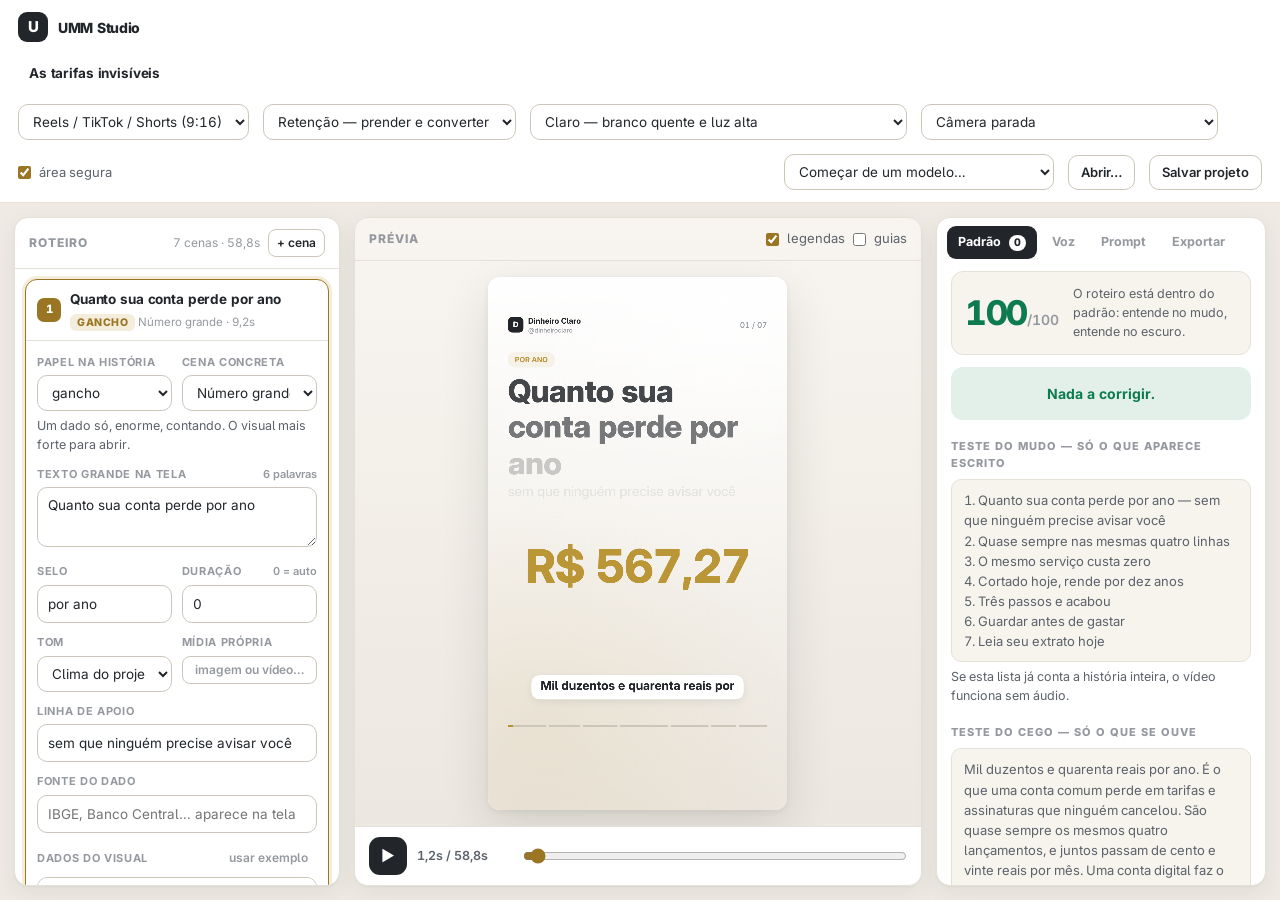
<file: criador-de-video/index.html>
<!DOCTYPE html>
<html lang="pt-BR">
<head>
<meta charset="UTF-8"/>
<meta name="viewport" content="width=device-width,initial-scale=1"/>
<title>UMM Studio — criador de vídeos fintech</title>
<meta name="description" content="Criador de vídeos verticais faceless com estética fintech clara: texto grande em português, cenas concretas e narração gratuita."/>
<link rel="preconnect" href="https://fonts.googleapis.com"/>
<link rel="preconnect" href="https://fonts.gstatic.com" crossorigin/>
<link href="https://fonts.googleapis.com/css2?family=Inter:wght@400;500;600;700;800&display=swap" rel="stylesheet"/>
<link rel="stylesheet" href="estilo.css"/>
</head>
<body>

<div class="app">

  <header class="topo">
    <div class="marca"><span class="selo">U</span> UMM Studio</div>
    <input class="titulo-projeto" id="titulo-projeto" type="text" value="Novo vídeo" aria-label="Título do projeto"/>
    <select id="formato" style="width:auto" aria-label="Formato"></select>
    <select id="modo" style="width:auto" aria-label="Modo do vídeo"></select>
    <select id="clima" style="width:auto" aria-label="Clima visual"></select>
    <select id="camera" style="width:auto" aria-label="Câmera"></select>
    <label class="opcao-linha" style="margin:0" title="Reserva as áreas que o Instagram cobre com a própria interface">
      <input type="checkbox" id="area-segura" checked/> área segura
    </label>
    <div class="espaco"></div>
    <select id="modelos" style="width:auto" aria-label="Modelos de roteiro"></select>
    <button class="btn" id="btn-abrir">Abrir…</button>
    <button class="btn" id="btn-salvar">Salvar projeto</button>
    <input type="file" id="arquivo-projeto" accept="application/json" hidden/>
  </header>

  <main class="grade">

    <!-- ------------------- ROTEIRO ------------------- -->
    <section class="painel">
      <header>
        <h2>Roteiro</h2>
        <div class="espaco"></div>
        <span id="resumo-roteiro" style="font-size:12px;color:var(--tinta3)"></span>
        <button class="btn mini" id="btn-add-cena">+ cena</button>
      </header>
      <div class="rolagem"><div class="lista-cenas" id="lista-cenas"></div></div>
    </section>

    <!-- ------------------- PALCO ------------------- -->
    <section class="painel palco">
      <header>
        <h2>Prévia</h2>
        <div class="espaco"></div>
        <label class="opcao-linha" style="margin:0"><input type="checkbox" id="ver-legendas" checked/> legendas</label>
        <label class="opcao-linha" style="margin:0"><input type="checkbox" id="ver-guias"/> guias</label>
      </header>
      <div class="area"><canvas id="tela" width="1080" height="1920"></canvas></div>
      <div class="transporte">
        <button class="tocar" id="btn-tocar" aria-label="Reproduzir">▶</button>
        <span class="tempo" id="tempo">0,0s / 0,0s</span>
        <input type="range" id="linha-tempo" min="0" max="1000" value="0" step="1" aria-label="Linha do tempo"/>
      </div>
    </section>

    <!-- ------------------- PAINEL DIREITO ------------------- -->
    <section class="painel">
      <div class="abas">
        <button class="aba ativa" data-aba="padrao">Padrão <span class="badge" id="badge-padrao" hidden>0</span></button>
        <button class="aba" data-aba="voz">Voz</button>
        <button class="aba" data-aba="prompt">Prompt</button>
        <button class="aba" data-aba="exportar">Exportar</button>
      </div>
      <div class="rolagem">

        <!-- PADRÃO -->
        <div class="conteudo-aba" id="aba-padrao">
          <div class="nota">
            <div class="valor" id="nota-valor">—<small>/100</small></div>
            <div class="desc" id="nota-desc">Escreva o roteiro e o verificador acompanha.</div>
          </div>
          <div id="bloco-curva" hidden>
            <h3 class="secao">A curva do vídeo</h3>
            <canvas id="curva" width="640" height="300"></canvas>
            <div class="legenda-curva">
              <span><i class="pt-atencao"></i> atenção — motivo para continuar</span>
              <span><i class="pt-aprendizado"></i> aprendizado — o que a pessoa leva</span>
            </div>
            <div id="recursos-intersecao"></div>
            <p class="ajuda">Onde as duas linhas caem juntas, a pessoa sai. Onde só uma sobe, o vídeo
              está prendendo sem ensinar, ou ensinando para quem já foi embora.</p>
          </div>

          <div id="lista-regras"></div>

          <h3 class="secao">Teste do mudo — só o que aparece escrito</h3>
          <div class="leitura" id="leitura-muda"></div>
          <p class="ajuda">Se esta lista já conta a história inteira, o vídeo funciona sem áudio.</p>

          <h3 class="secao">Teste do cego — só o que se ouve</h3>
          <div class="leitura" id="leitura-cega"></div>
          <p class="ajuda">Leia em voz alta de olhos fechados. Se faltar informação, a narração está apoiada na imagem.</p>
        </div>

        <!-- VOZ -->
        <div class="conteudo-aba oculto" id="aba-voz">
          <h3 class="secao">Narração gratuita</h3>
          <label class="campo"><span>Como gerar o áudio</span>
            <select id="provedor-voz">
              <option value="nenhum">Sem narração — vídeo mudo com legenda</option>
              <option value="piper">Piper no navegador (pt-BR, grátis, offline depois do 1º uso)</option>
              <option value="arquivos">Subir meus áudios por cena</option>
            </select>
          </label>

          <div id="bloco-piper" hidden>
            <label class="campo"><span>Voz</span>
              <select id="voz-id"></select>
            </label>
            <p class="ajuda">O modelo tem cerca de 60 MB e é baixado uma única vez. Depois disso funciona sem internet.</p>
            <div class="grupo-botoes" style="margin-top:10px">
              <button class="btn primario" id="btn-gerar-voz">Gerar narração de todas as cenas</button>
            </div>
            <div class="barra" id="barra-voz" hidden><i></i></div>
            <div id="status-voz"></div>
          </div>

          <div id="bloco-arquivos" hidden>
            <p class="ajuda">Suba um arquivo por cena (WAV, MP3 ou M4A). A duração de cada cena passa a seguir o áudio.
              O botão fica dentro de cada cena, no roteiro.</p>
            <div class="aviso-caixa">Para gerar esses arquivos de graça, veja <code>ferramentas/tts-edge.mjs</code> no repositório: usa as vozes neurais do Edge, em português, sem chave nem cadastro.</div>
          </div>

          <h3 class="secao">Ouvir enquanto escreve</h3>
          <p class="ajuda">A voz do próprio sistema lê a cena selecionada. Serve para conferir o ritmo — o navegador não permite gravar esse áudio, então ele <b>não</b> entra no arquivo exportado.</p>
          <div class="grupo-botoes" style="margin-top:8px">
            <button class="btn" id="btn-ouvir-cena">Ouvir a cena selecionada</button>
            <button class="btn fantasma" id="btn-parar-voz">Parar</button>
          </div>

          <h3 class="secao">Narração pronta</h3>
          <div id="estado-narracao" class="aviso-caixa">Nenhuma cena tem áudio ainda.</div>
          <div class="grupo-botoes" style="margin-top:10px">
            <button class="btn" id="btn-baixar-wav">Baixar narração (.wav)</button>
            <button class="btn fantasma" id="btn-limpar-voz">Remover todos os áudios</button>
          </div>
        </div>

        <!-- PROMPT -->
        <div class="conteudo-aba oculto" id="aba-prompt">
          <p class="ajuda">O roteiro já verificado vira prompt para o gerador de filmagem.
            A filmagem sai <b>sem texto legível</b> — o texto grande, a legenda e a marca entram
            aqui no Studio, onde o verificador cobra que o vídeo se entenda no mudo. Depois é só
            trazer o arquivo de volta pelo botão <b>imagem ou vídeo…</b> de cada cena.</p>

          <div id="diagnostico-prompt"></div>

          <label class="campo"><span>O que gerar</span>
            <select id="tipo-prompt">
              <option value="inteiro">Vídeo inteiro, com o áudio como referência de tempo</option>
              <option value="cena">Cena a cena — um clipe por cena</option>
              <option value="imagem">Imagem de referência do estilo</option>
            </select>
          </label>

          <div id="seletor-cena-prompt" hidden>
            <label class="campo"><span>Cena</span><select id="cena-prompt"></select></label>
          </div>

          <div class="grupo-botoes" style="margin-top:12px">
            <button class="btn primario" id="btn-copiar-prompt">Copiar</button>
            <button class="btn" id="btn-baixar-prompts">Baixar todos os prompts (.md)</button>
          </div>
          <div id="status-prompt"></div>

          <h3 class="secao">Prompt</h3>
          <pre id="texto-prompt" class="prompt"></pre>
        </div>

        <!-- EXPORTAR -->
        <div class="conteudo-aba oculto" id="aba-exportar">
          <h3 class="secao">Vídeo</h3>
          <div class="grupo-botoes">
            <button class="btn acento" id="btn-mp4">Exportar exato (recomendado)</button>
            <button class="btn" id="btn-gravar">Gravar em tempo real</button>
            <button class="btn" id="btn-quadros">Quadros PNG (.zip) para ffmpeg</button>
          </div>
          <div class="barra" id="barra-export" hidden><i></i></div>
          <div id="status-export"></div>
          <p class="ajuda"><b>Exportar exato</b> codifica quadro a quadro com WebCodecs (Chrome, Edge, Opera) e empacota em WebM/VP9 com código do próprio repositório — sem CDN, funciona offline. É a melhor qualidade e não depende do computador dar conta em tempo real. <b>Gravar</b> funciona em qualquer navegador e costuma sair em MP4, mas leva o tempo do vídeo e a aba precisa ficar visível.</p>

          <h3 class="secao">Texto</h3>
          <div class="grupo-botoes">
            <button class="btn" id="btn-srt">Legendas (.srt)</button>
            <button class="btn" id="btn-roteiro">Roteiro (.md)</button>
            <button class="btn" id="btn-json">Projeto (.json)</button>
          </div>

          <h3 class="secao">Qualidade <em style="float:right;font-style:normal;text-transform:none;letter-spacing:0" id="resolucao"></em></h3>
          <div class="linha-campos">
            <label class="campo" style="margin-top:0"><span>Quadros por segundo</span>
              <select id="fps"><option>24</option><option selected>30</option><option>60</option></select>
            </label>
            <label class="campo" style="margin-top:0"><span>Resolução</span>
              <select id="escala">
                <option value="1" selected>Padrão (1080p)</option>
                <option value="1.3333">2K (1440×2560)</option>
              </select>
            </label>
          </div>
          <label class="campo"><span>Legendas no vídeo</span>
            <select id="legendas-export"><option value="1" selected>Gravadas</option><option value="0">Sem legenda</option></select>
          </label>
          <p class="ajuda">Legendas gravadas garantem que o vídeo se entenda no mudo mesmo onde a plataforma não gera legenda automática. O arquivo <code>.srt</code> continua servindo para acessibilidade.</p>
        </div>

      </div>
    </section>

  </main>
</div>

<script src="js/base.js"></script>
<script src="js/visuais.js"></script>
<script src="js/motor.js"></script>
<script src="js/webm.js"></script>
<script src="js/padrao.js"></script>
<script src="js/voz.js"></script>
<script src="js/exportar.js"></script>
<script src="js/prompts.js"></script>
<script src="js/modelos.js"></script>
<script src="js/app.js"></script>
</body>
</html>
</file>
<file: criador-de-video/estilo.css>
/* UMM Studio — a interface usa a mesma linguagem visual do vídeo:
   porcelana, cartão branco, sombra baixa, um acento por vez. */

:root{
  --fundo:#EFEBE4;
  --cartao:#FFFFFF;
  --cartao2:#F7F4EE;
  --tinta:#22262B;
  --tinta2:#5C626A;
  --tinta3:#95999F;
  --linha:#E5E0D8;
  --linha2:#CCC5BA;
  --acento:#0E7A50;
  --acentoSuave:#E3F0E9;
  --dado:#9A7524;
  --dadoSuave:#F5EDDC;
  --alerta:#A8391F;
  --alertaSuave:#F7E7E1;
  --sombra:0 1px 2px rgba(34,38,43,.05), 0 8px 24px rgba(34,38,43,.07);
  --sombra2:0 2px 6px rgba(34,38,43,.07), 0 18px 48px rgba(34,38,43,.12);
  --raio:14px;
  --fonte:Inter,"Plus Jakarta Sans",system-ui,-apple-system,"Segoe UI",Roboto,Arial,sans-serif;
}

*{box-sizing:border-box;margin:0;padding:0}
html,body{height:100%}
body{
  background:var(--fundo);color:var(--tinta);font-family:var(--fonte);
  font-size:14px;line-height:1.5;-webkit-font-smoothing:antialiased;
  font-feature-settings:"tnum" 1,"cv05" 1;
}
button,input,select,textarea{font:inherit;color:inherit}

/* ---------------- estrutura ---------------- */
.app{display:flex;flex-direction:column;height:100vh;min-height:0}

.topo{
  display:flex;align-items:center;gap:14px;flex-wrap:wrap;
  padding:12px 18px;background:var(--cartao);border-bottom:1px solid var(--linha);
}
.marca{display:flex;align-items:center;gap:10px;font-weight:800;letter-spacing:-.02em}
.marca .selo{
  width:30px;height:30px;border-radius:9px;background:var(--tinta);color:#fff;
  display:grid;place-items:center;font-size:15px;font-weight:800
}
#modelos{max-width:270px}
.topo .titulo-projeto{
  border:1px solid transparent;background:transparent;border-radius:9px;
  padding:6px 10px;font-weight:700;min-width:210px;letter-spacing:-.01em
}
.topo .titulo-projeto:hover{background:var(--cartao2)}
.topo .titulo-projeto:focus{outline:none;background:#fff;border-color:var(--linha2)}
.espaco{flex:1}

.grade{
  flex:1;min-height:0;display:grid;
  grid-template-columns:minmax(320px,26%) minmax(360px,1fr) minmax(330px,26%);
  gap:14px;padding:14px;
}
.painel{
  background:var(--cartao);border:1px solid var(--linha);border-radius:var(--raio);
  box-shadow:var(--sombra);display:flex;flex-direction:column;min-height:0;overflow:hidden
}
.painel > header{
  padding:11px 14px;border-bottom:1px solid var(--linha);
  display:flex;align-items:center;gap:8px;flex-shrink:0
}
.painel > header h2{font-size:12px;font-weight:800;letter-spacing:.09em;text-transform:uppercase;color:var(--tinta3)}
.rolagem{overflow:auto;min-height:0;flex:1}

/* ---------------- controles ---------------- */
.btn{
  border:1px solid var(--linha2);background:#fff;border-radius:10px;
  padding:7px 12px;font-weight:600;font-size:13px;cursor:pointer;
  transition:background .12s,border-color .12s,transform .06s;white-space:nowrap
}
.btn:hover{background:var(--cartao2);border-color:var(--tinta3)}
.btn:active{transform:translateY(1px)}
.btn:disabled{opacity:.45;cursor:not-allowed}
.btn.primario{background:var(--tinta);border-color:var(--tinta);color:#fff}
.btn.primario:hover{background:#16233a}
.btn.acento{background:var(--acento);border-color:var(--acento);color:#fff}
.btn.acento:hover{filter:brightness(1.08)}
.btn.mini{padding:4px 8px;font-size:12px;border-radius:8px}
.btn.fantasma{border-color:transparent;background:transparent}
.btn.fantasma:hover{background:var(--cartao2);border-color:var(--linha)}

label.campo{display:block;margin:11px 0 0}
label.campo > span{
  display:flex;justify-content:space-between;align-items:baseline;gap:8px;
  font-size:11px;font-weight:700;letter-spacing:.06em;text-transform:uppercase;
  color:var(--tinta3);margin-bottom:5px
}
label.campo em{font-style:normal;font-weight:600;text-transform:none;letter-spacing:0;color:var(--tinta3)}
input[type=text],input[type=number],select,textarea{
  width:100%;border:1px solid var(--linha2);background:#fff;border-radius:10px;
  padding:8px 10px;font-size:13.5px
}
textarea{resize:vertical;min-height:60px;line-height:1.45}
input:focus,select:focus,textarea:focus{outline:none;border-color:var(--dado);box-shadow:0 0 0 3px var(--dadoSuave)}
.linha-campos{display:grid;grid-template-columns:1fr 1fr;gap:10px}

/* ---------------- lista de cenas ---------------- */
.lista-cenas{padding:10px}
.cena{
  border:1px solid var(--linha);border-radius:12px;background:#fff;margin-bottom:8px;
  transition:border-color .12s,box-shadow .12s
}
.cena:hover{border-color:var(--linha2)}
.cena.ativa{border-color:var(--dado);box-shadow:0 0 0 3px var(--dadoSuave)}
.cena .cabeca{display:flex;align-items:center;gap:9px;padding:9px 11px;cursor:pointer}
.cena .num{
  width:24px;height:24px;border-radius:7px;background:var(--cartao2);color:var(--tinta2);
  display:grid;place-items:center;font-size:11.5px;font-weight:800;flex-shrink:0
}
.cena.ativa .num{background:var(--dado);color:#fff}
.cena .resumo{flex:1;min-width:0}
.cena .resumo b{display:block;font-size:13.5px;font-weight:700;letter-spacing:-.01em;
  overflow:hidden;text-overflow:ellipsis;white-space:nowrap}
.cena .resumo b.vazio{color:var(--tinta3);font-weight:500;font-style:italic}
.cena .resumo small{color:var(--tinta3);font-size:11.5px}
.cena .aviso-ponto{width:7px;height:7px;border-radius:50%;flex-shrink:0}
.cena .aviso-ponto.erro{background:var(--alerta)}
.cena .aviso-ponto.aviso{background:#C98A16}
.cena .corpo{padding:2px 11px 12px;border-top:1px solid var(--linha)}
.cena .acoes{display:flex;gap:5px;margin-top:12px;flex-wrap:wrap}

.tipo-chip{
  font-size:10.5px;font-weight:800;letter-spacing:.05em;text-transform:uppercase;
  padding:2px 7px;border-radius:6px;background:var(--cartao2);color:var(--tinta2)
}
.tipo-chip.gancho{background:var(--dadoSuave);color:var(--dado)}
.tipo-chip.cta{background:var(--acentoSuave);color:var(--acento)}
.tipo-chip.alerta{background:var(--alertaSuave);color:var(--alerta)}

/* ---------------- palco ---------------- */
.palco{background:linear-gradient(180deg,#F8F5F0,#EBE6DE)}
.palco .area{
  flex:1;min-height:0;display:grid;place-items:center;padding:16px;overflow:hidden
}
#tela{
  /* largura e altura em CSS são definidas pelo app, para não distorcer a proporção */
  max-width:100%;max-height:100%;width:auto;height:auto;
  border-radius:12px;box-shadow:var(--sombra2);background:#fff;display:block
}
.transporte{
  display:flex;align-items:center;gap:10px;padding:10px 14px;
  border-top:1px solid var(--linha);background:var(--cartao);flex-shrink:0
}
.transporte .tempo{font-variant-numeric:tabular-nums;font-size:12.5px;color:var(--tinta2);font-weight:600;min-width:96px}
#linha-tempo{flex:1;accent-color:var(--dado)}
.tocar{
  width:38px;height:38px;border-radius:11px;border:none;background:var(--tinta);color:#fff;
  display:grid;place-items:center;cursor:pointer;font-size:15px;flex-shrink:0
}
.tocar:hover{background:#16233a}

/* ---------------- abas ---------------- */
.abas{display:flex;gap:4px;padding:8px 10px 0;flex-shrink:0}
.aba{
  border:none;background:transparent;padding:7px 11px;border-radius:9px;
  font-size:12.5px;font-weight:700;color:var(--tinta3);cursor:pointer
}
.aba:hover{background:var(--cartao2);color:var(--tinta2)}
.aba.ativa{background:var(--tinta);color:#fff}
.aba .badge{
  display:inline-block;min-width:17px;padding:0 4px;margin-left:5px;border-radius:9px;
  background:var(--alerta);color:#fff;font-size:10.5px;font-weight:800;text-align:center
}
.aba.ativa .badge{background:#fff;color:var(--tinta)}
.conteudo-aba{padding:12px 14px 18px}
.conteudo-aba.oculto{display:none}

/* ---------------- padrão ---------------- */
.nota{
  display:flex;align-items:center;gap:14px;padding:13px;border-radius:12px;
  background:var(--cartao2);border:1px solid var(--linha);margin-bottom:12px
}
.nota .valor{font-size:34px;font-weight:800;letter-spacing:-.04em;line-height:1}
.nota .valor small{font-size:14px;font-weight:600;color:var(--tinta3);letter-spacing:0}
.nota .desc{font-size:12.5px;color:var(--tinta2);flex:1}

.regra{
  border:1px solid var(--linha);border-left:3px solid var(--linha2);
  border-radius:10px;padding:9px 11px;margin-bottom:7px;background:#fff;cursor:pointer
}
.regra:hover{background:var(--cartao2)}
.regra.erro{border-left-color:var(--alerta)}
.regra.aviso{border-left-color:#C98A16}
.regra .msg{font-weight:650;font-size:13px;letter-spacing:-.005em}
.regra .como{font-size:12.5px;color:var(--tinta2);margin-top:3px}
.regra .marca-regra{
  font-size:10px;font-weight:800;letter-spacing:.07em;text-transform:uppercase;
  color:var(--tinta3);margin-bottom:3px
}
.tudo-certo{
  padding:16px;border-radius:12px;background:var(--acentoSuave);
  color:var(--acento);font-weight:700;text-align:center
}

.leitura{
  background:var(--cartao2);border:1px solid var(--linha);border-radius:10px;
  padding:10px 12px;font-size:13px;white-space:pre-wrap;line-height:1.55;color:var(--tinta2)
}
h3.secao{
  font-size:11px;font-weight:800;letter-spacing:.09em;text-transform:uppercase;
  color:var(--tinta3);margin:18px 0 8px
}
h3.secao:first-child{margin-top:0}
p.ajuda{font-size:12.5px;color:var(--tinta2);margin:6px 0 0}
p.ajuda code{background:var(--cartao2);border:1px solid var(--linha);border-radius:5px;padding:1px 5px;font-size:12px}

/* ---------------- progresso / avisos ---------------- */
.barra{height:6px;border-radius:3px;background:var(--linha);overflow:hidden;margin-top:8px}
.barra i{display:block;height:100%;background:var(--dado);width:0;transition:width .2s}
.aviso-caixa{
  border-radius:10px;padding:10px 12px;font-size:12.5px;margin-top:10px;
  background:var(--dadoSuave);color:#12307f;border:1px solid #C9D4FF
}
.aviso-caixa.erro{background:var(--alertaSuave);color:#8a2413;border-color:#F3C9BF}
.aviso-caixa.ok{background:var(--acentoSuave);color:#075436;border-color:#BFE3D2}

.grupo-botoes{display:flex;flex-direction:column;gap:7px}
.opcao-linha{display:flex;align-items:center;gap:8px;margin-top:8px;font-size:13px;color:var(--tinta2)}
.opcao-linha input[type=checkbox]{width:auto;accent-color:var(--dado)}

/* ---------------- responsivo ---------------- */
@media (max-width:1180px){
  .grade{grid-template-columns:1fr;grid-template-rows:auto minmax(420px,1fr) auto;overflow:auto}
  .painel{max-height:none}
  .rolagem{overflow:visible}
}

/* ---------------- curva do vídeo ---------------- */
#curva{
  width:100%;height:auto;display:block;border:1px solid var(--linha);
  border-radius:10px;background:var(--cartao2)
}
.legenda-curva{display:flex;flex-wrap:wrap;gap:12px;margin:8px 0 4px;font-size:11.5px;color:var(--tinta2)}
.legenda-curva i{display:inline-block;width:16px;height:3px;border-radius:2px;vertical-align:middle;margin-right:5px}
.legenda-curva i.pt-atencao{background:var(--dado)}
.legenda-curva i.pt-aprendizado{background:var(--acento)}
.recursos{display:flex;flex-direction:column;gap:5px;margin-top:10px}
.recurso{
  display:flex;align-items:baseline;gap:8px;font-size:12.5px;
  padding:6px 9px;border-radius:8px;border:1px solid var(--linha);background:#fff
}
.recurso.falta{background:var(--cartao2);color:var(--tinta3)}
.recurso b{font-weight:700;font-size:12.5px}
.recurso .marca{
  width:15px;height:15px;border-radius:50%;flex-shrink:0;display:grid;place-items:center;
  font-size:9.5px;font-weight:800;color:#fff;background:var(--acento);align-self:center
}
.recurso.falta .marca{background:var(--linha2);color:var(--tinta3)}
.recurso small{color:var(--tinta3);font-size:11.5px}

/* ---------------- prompts ---------------- */
pre.prompt{
  background:var(--cartao2);border:1px solid var(--linha);border-radius:10px;
  padding:12px;font-family:ui-monospace,SFMono-Regular,Menlo,Consolas,monospace;
  font-size:11.5px;line-height:1.55;white-space:pre-wrap;word-break:break-word;
  color:var(--tinta2);max-height:420px;overflow:auto
}
</file>
